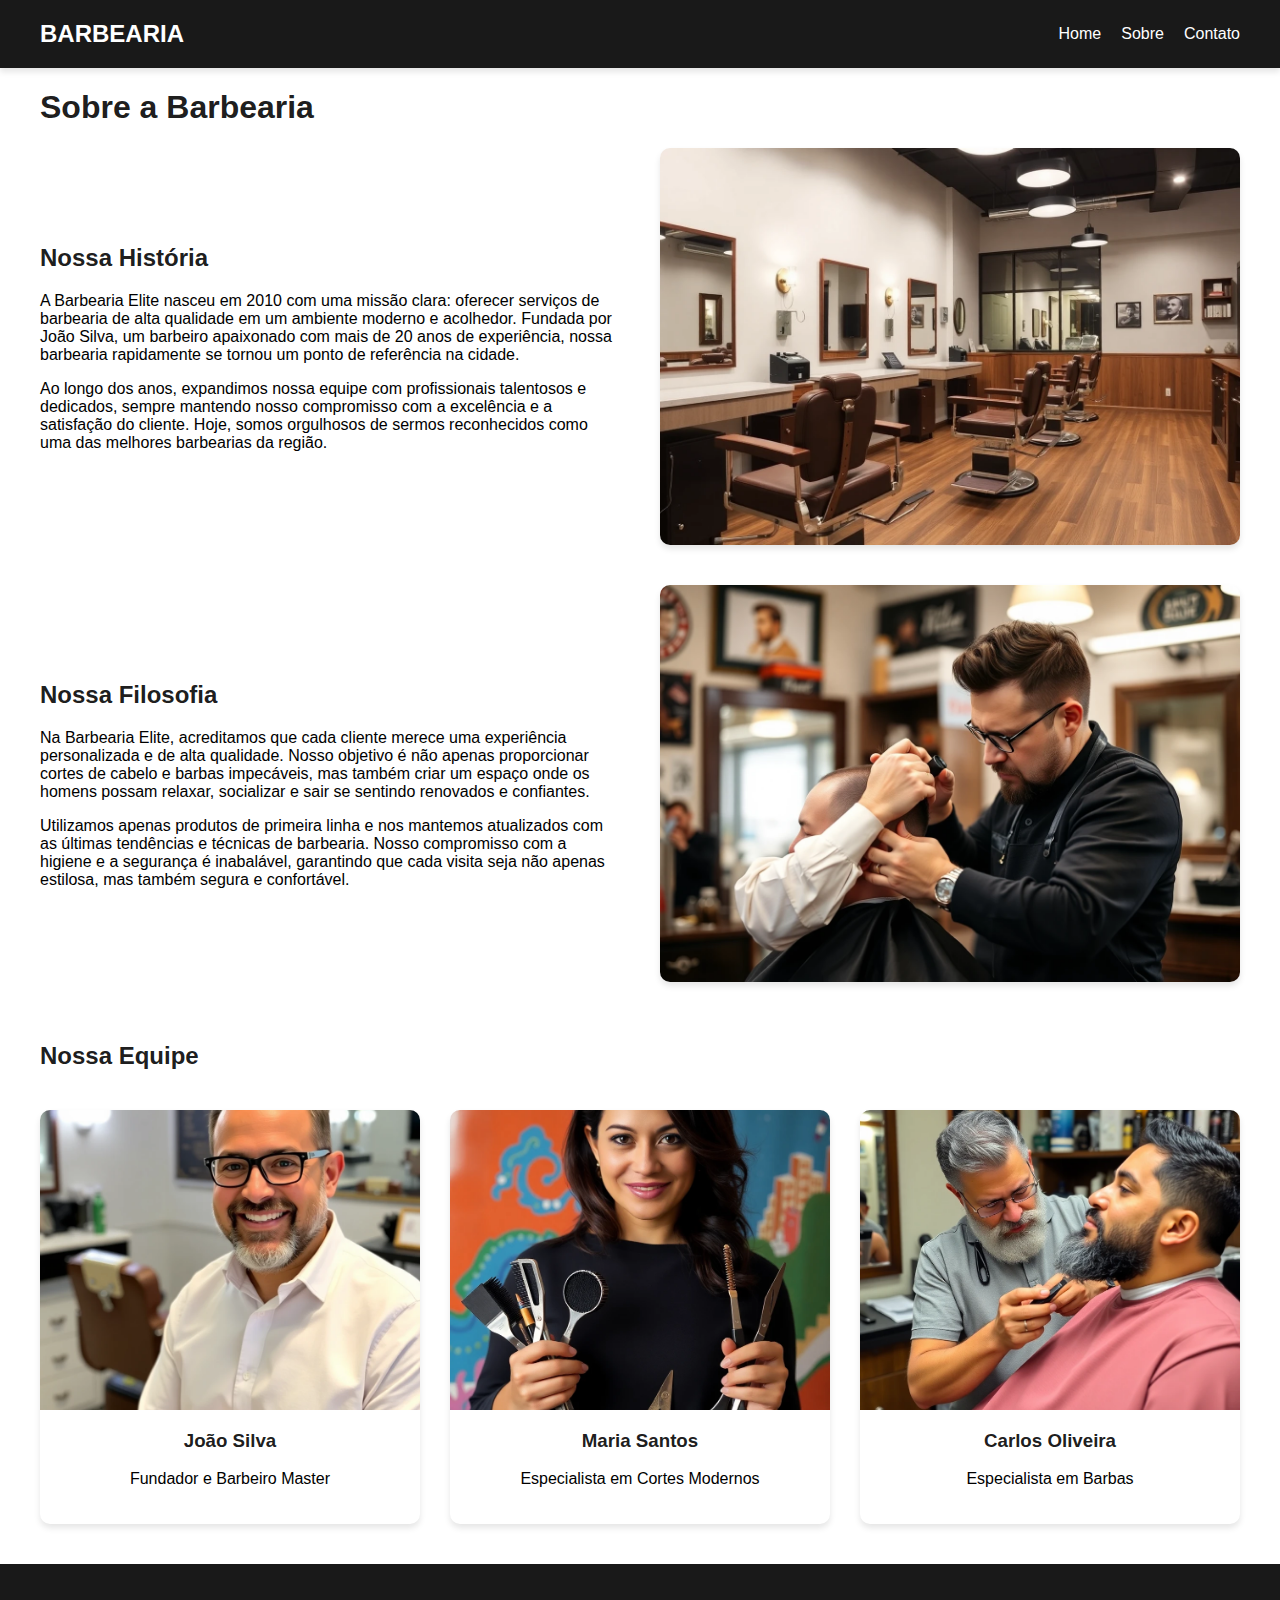
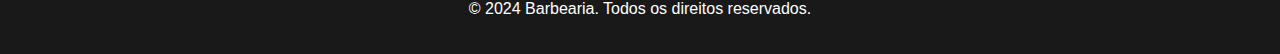
<file: sobre.html>
<html><head><base href="/sobre">
<meta charset="UTF-8">
<meta name="viewport" content="width=device-width, initial-scale=1.0">
<link rel="stylesheet" href="/css/sobre.css">
<title>Barbearia Elite - Sobre Nós</title>

</head>
<body>
  <header>
    <nav class="container">
      <div class="logo">Barbearia </div>
      <div class="nav-links">
        <a href="/">Home</a>
        <a href="/sobre">Sobre</a>
        <a href="/contato.html">Contato</a>
      </div>
    </nav>
  </header>

  <main class="container">
    <h1>Sobre a Barbearia </h1>
    
    <section class="about-section">
      <div class="about-content">
        <h2>Nossa História</h2>
        <p>A Barbearia Elite nasceu em 2010 com uma missão clara: oferecer serviços de barbearia de alta qualidade em um ambiente moderno e acolhedor. Fundada por João Silva, um barbeiro apaixonado com mais de 20 anos de experiência, nossa barbearia rapidamente se tornou um ponto de referência na cidade.</p>
        <p>Ao longo dos anos, expandimos nossa equipe com profissionais talentosos e dedicados, sempre mantendo nosso compromisso com a excelência e a satisfação do cliente. Hoje, somos orgulhosos de sermos reconhecidos como uma das melhores barbearias da região.</p>
      </div>
      <div class="about-image">
        <img src="/img/barbearia-interior.jpg" alt="Interior da Barbearia Elite, mostrando cadeiras de barbeiro vintage e decoração moderna" width="600" height="400">
      </div>
    </section>

    <section class="about-section">
      <div class="about-content">
        <h2>Nossa Filosofia</h2>
        <p>Na Barbearia Elite, acreditamos que cada cliente merece uma experiência personalizada e de alta qualidade. Nosso objetivo é não apenas proporcionar cortes de cabelo e barbas impecáveis, mas também criar um espaço onde os homens possam relaxar, socializar e sair se sentindo renovados e confiantes.</p>
        <p>Utilizamos apenas produtos de primeira linha e nos mantemos atualizados com as últimas tendências e técnicas de barbearia. Nosso compromisso com a higiene e a segurança é inabalável, garantindo que cada visita seja não apenas estilosa, mas também segura e confortável.</p>
      </div>
      <div class="about-image">
        <img src="/img/ro-trabalhando.jpg" alt="Barbeiro da Barbearia Elite fazendo um corte de cabelo em um cliente" width="600" height="400">
      </div>
    </section>

    <section class="team-section">
      <h2>Nossa Equipe</h2>
      <div class="team-members">
        <div class="team-member">
          <img src="/img/joao-silva.jpg" alt="João Silva, fundador da Barbearia Elite, sorrindo em frente a uma cadeira de barbeiro" width="250" height="300">
          <div class="team-member-info">
            <h3>João Silva</h3>
            <p>Fundador e Barbeiro Master</p>
          </div>
        </div>
        <div class="team-member">
          <img src="/img/maria-santos.jpg" alt="Maria Santos, barbeira especialista em cortes modernos, segurando uma tesoura e pente" width="250" height="300">
          <div class="team-member-info">
            <h3>Maria Santos</h3>
            <p>Especialista em Cortes Modernos</p>
          </div>
        </div>
        <div class="team-member">
          <img src="/img/carlos-oliveira.jpg" alt="Carlos Oliveira, barbeiro especialista em barbas, aparando a barba de um cliente" width="250" height="300">
          <div class="team-member-info">
            <h3>Carlos Oliveira</h3>
            <p>Especialista em Barbas</p>
          </div>
        </div>
      </div>
    </section>
  </main>

  <footer>
    <p>&copy; 2024 Barbearia. Todos os direitos reservados.</p>
  </footer>
</body></html>
</file>
<file: css/sobre.css>
:root {
    --primary-color: rgba(0,0,0,0.9);
    --secondary-color: #fff;
    --accent-color: #e74c3c;
    --text-color: black;
    --shadow: 0 4px 6px rgba(0, 0, 0, 0.1);
  }
  
  body {
    font-family: 'Poppins', sans-serif;
    margin: 0;
    padding: 0;
    background-color: var(--secondary-color);
    color: var(--text-color);
  }
  
  .container {
    max-width: 1200px;
    margin: 0 auto;
    padding: 0 20px;
  }
  
  header {
    background-color: var(--primary-color);
    color: var(--secondary-color);
    padding: 20px 0;
    box-shadow: var(--shadow);
  }
  
  nav {
    display: flex;
    justify-content: space-between;
    align-items: center;
  }
  
  .logo {
    font-size: 24px;
    font-weight: bold;
    text-transform: uppercase;
  }
  
  .nav-links {
    display: flex;
    gap: 20px;
  }
  
  .nav-links a {
    color: var(--secondary-color);
    text-decoration: none;
    transition: color 0.3s ease;
    font-weight: 500;
    
  }
  
  .nav-links a:hover {
    color: var(--accent-color);
  }
  
  main {
    padding: 40px 0;
  }
  
  h1, h2, h3 {
    color: var(--primary-color);
  }
  
  .about-section {
    display: flex;
    flex-wrap: wrap;
    gap: 40px;
    align-items: center;
    margin-bottom: 40px;
  }
  
  .about-content {
    flex: 1;
    min-width: 300px;
  }
  
  .about-image {
    flex: 1;
    min-width: 300px;
    box-shadow: var(--shadow);
    border-radius: 10px;
    overflow: hidden;
  }
  
  .about-image img {
    width: 100%;
    height: auto;
    display: block;
  }
  
  .team-section {
    margin-top: 60px;
  }
  
  .team-members {
    display: grid;
    grid-template-columns: repeat(auto-fit, minmax(250px, 1fr));
    gap: 30px;
    margin-top: 40px;
  }
  
  .team-member {
    background-color: white;
    border-radius: 10px;
    overflow: hidden;
    box-shadow: var(--shadow);
    transition: transform 0.3s ease;
  }
  
  .team-member:hover {
    transform: translateY(-5px);
  }
  
  .team-member img {
    width: 100%;
    height: 300px;
    object-fit: cover;
  }
  
  .team-member-info {
    padding: 20px;
    text-align: center;
  }
  
  .team-member h3 {
    margin-top: 0;
  }
  
  footer {
    background-color: var(--primary-color);
    color: var(--secondary-color);
    text-align: center;
    padding: 20px 0;
    margin-top: 40px;
  }
  
  @media (max-width: 768px) {
    .nav-links {
      display: none;
    }
    
    .about-section {
      flex-direction: column;
    }
    
    .about-image {
      order: -1;
    }
  }
</file>
